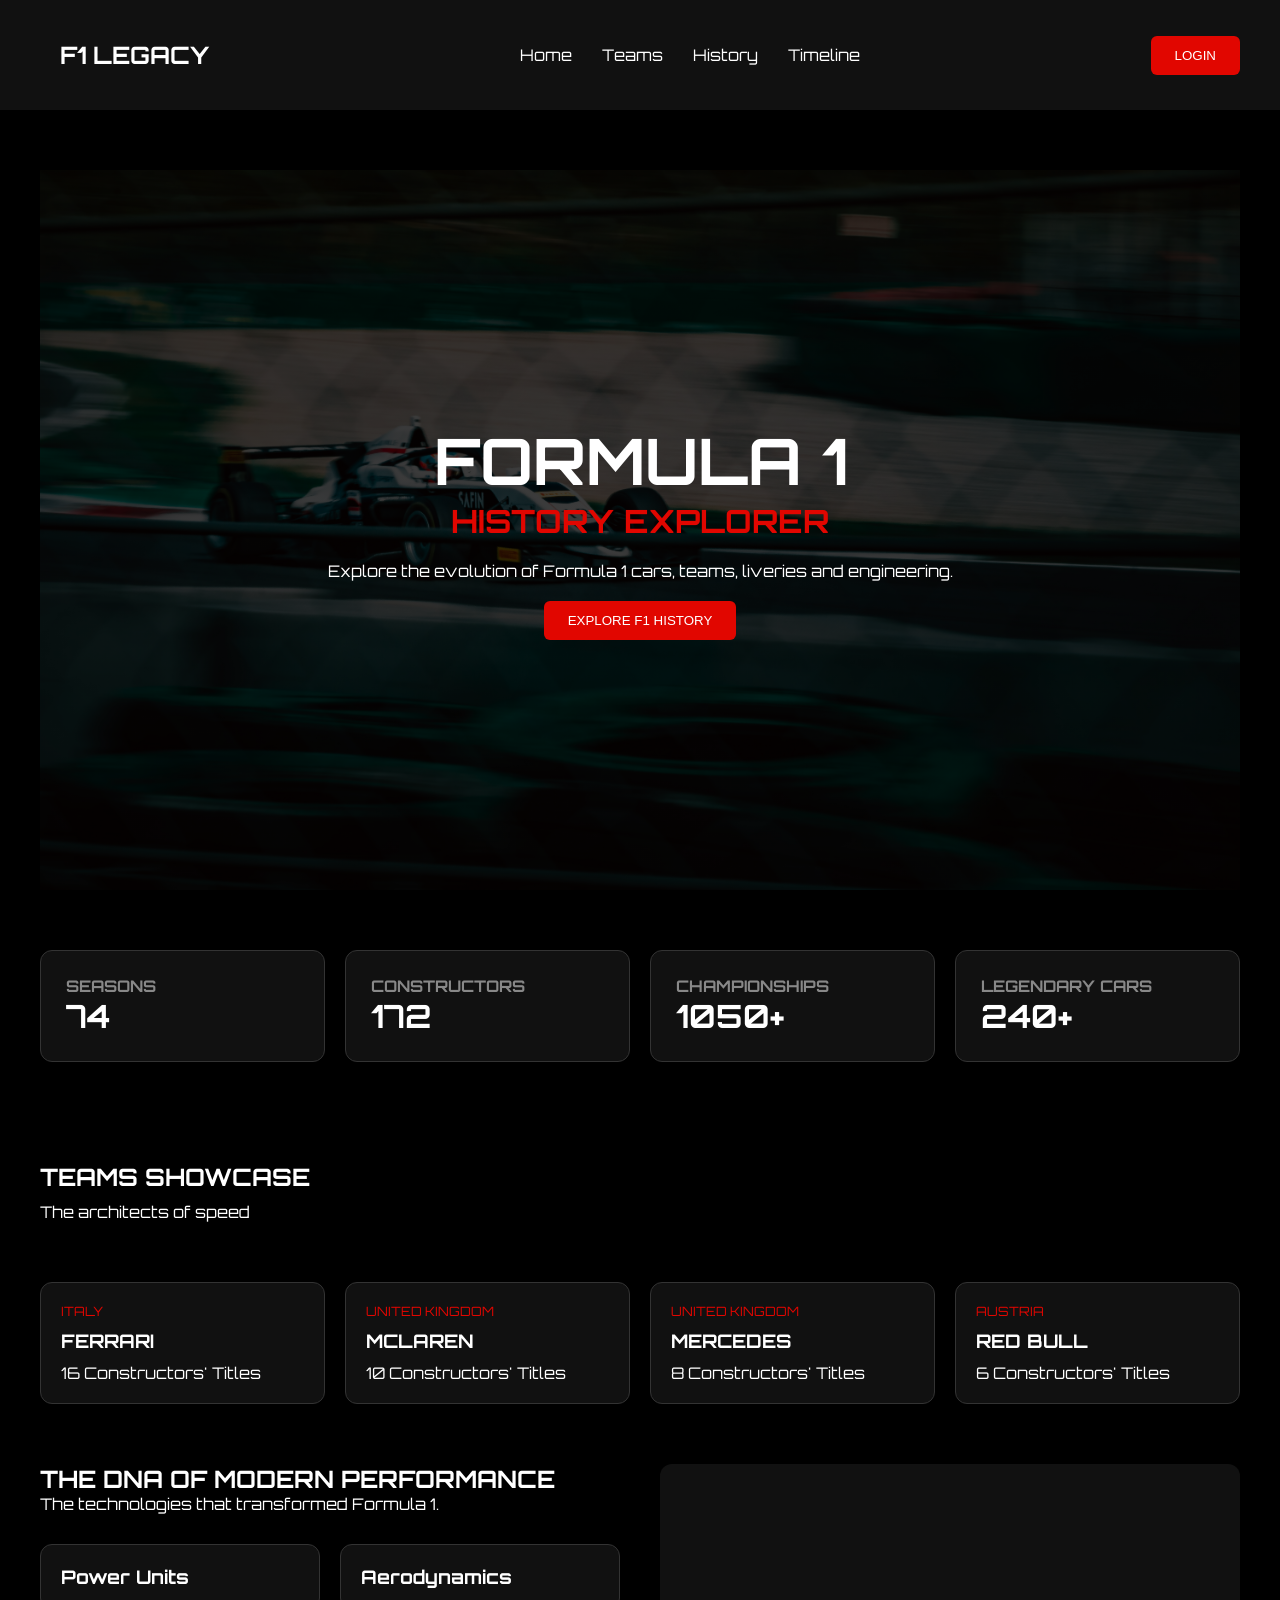
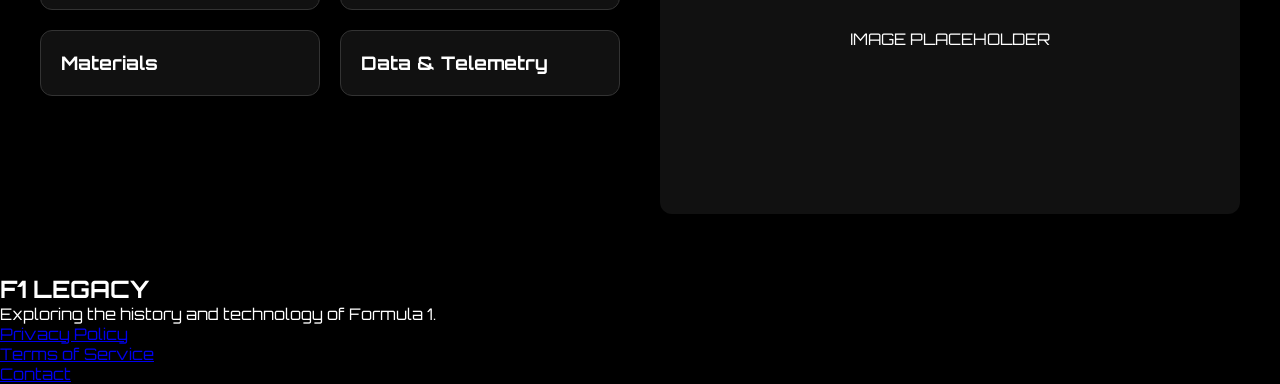
<file: index.html>
<!doctype html>

<html lang="en">
  <head>
    <meta charset="UTF-8" />
    <meta name="viewport" content="width=device-width, initial-scale=1.0" />
    <link rel="stylesheet" href="css/style.css" />
    <link
      rel="preconnect"
      href="https://fonts.googleapis.com">

      <link
      rel="preconnect"
      href="https://fonts.gstatic.com"
      crossorigin>

      <link
      href="https://fonts.googleapis.com/css2?family=Orbitron:wght@400;500;700;800&display=swap"
      rel="stylesheet">
    <title>F1 Legacy</title>
  </head>
  <body>
    <header>
      <nav>
        <h1>F1 LEGACY</h1>
        <ul>
          <li><a href="#">Home</a></li>
          <li><a href="#">Teams</a></li>
          <li><a href="#">History</a></li>
          <li><a href="timeline.html">Timeline</a></li>
        </ul>
        <button>LOGIN</button>
      </nav>
    </header>

    <main>
      <section id="hero">
        <h2>FORMULA 1</h2>

        <h3>HISTORY EXPLORER</h3>

        <p>
          Explore the evolution of Formula 1 cars, teams, liveries and
          engineering.
        </p>

        <button>EXPLORE F1 HISTORY</button>
      </section>

      <section id="stats">
        <article class="stat-card">
          <h4>SEASONS</h4>
          <p>74</p>
        </article>

        <article class="stat-card">
          <h4>CONSTRUCTORS</h4>
          <p>172</p>
        </article>

        <article class="stat-card">
          <h4>CHAMPIONSHIPS</h4>
          <p>1050+</p>
        </article>

        <article class="stat-card">
          <h4>LEGENDARY CARS</h4>
          <p>240+</p>
        </article>
      </section>

      <section id="teams">
        <div class="section-header">
          <h2>TEAMS SHOWCASE</h2>
          <p>The architects of speed</p>
        </div>

        <div class="team-grid">
          <article class="team-card">
            <p>Italy</p>
            <h3>FERRARI</h3>
            <p>16 Constructors' Titles</p>
          </article>

          <article class="team-card">
            <p>United Kingdom</p>
            <h3>MCLAREN</h3>
            <p>10 Constructors' Titles</p>
          </article>

          <article class="team-card">
            <p>United Kingdom</p>
            <h3>MERCEDES</h3>
            <p>8 Constructors' Titles</p>
          </article>

          <article class="team-card">
            <p>Austria</p>
            <h3>RED BULL</h3>
            <p>6 Constructors' Titles</p>
          </article>
        </div>
      </section>

      <section id="engineering">

          <div class="engineering-content">

              <div class="engineering-text">

                  <h2>THE DNA OF MODERN PERFORMANCE</h2>

                  <p>
                      The technologies that transformed Formula 1.
                  </p>

                  <div class="tech-grid">

                      <article class="tech-card">
                          <h3>Power Units</h3>
                      </article>

                      <article class="tech-card">
                          <h3>Aerodynamics</h3>
                      </article>

                      <article class="tech-card">
                          <h3>Materials</h3>
                      </article>

                      <article class="tech-card">
                          <h3>Data & Telemetry</h3>
                      </article>

                  </div>

              </div>

              <div class="engineering-image">

                  IMAGE PLACEHOLDER

              </div>

          </div>

      </section>
    </main>

    <footer>
      <h2>F1 LEGACY</h2>

      <p>Exploring the history and technology of Formula 1.</p>

      <ul>
        <li><a href="#">Privacy Policy</a></li>
        <li><a href="#">Terms of Service</a></li>
        <li><a href="#">Contact</a></li>
      </ul>
    </footer>
  </body>
</html>
</file>
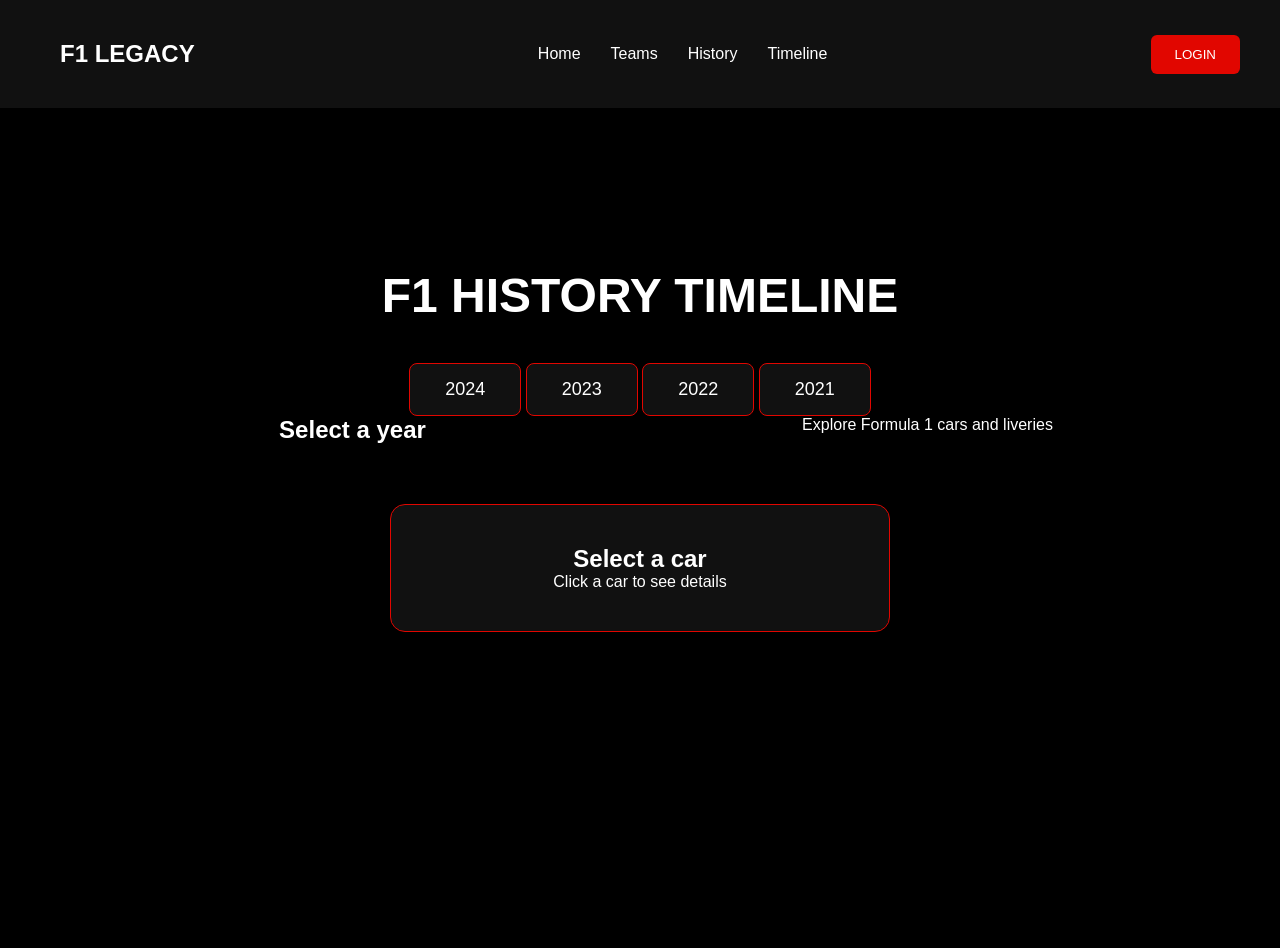
<file: timeline.html>
<!doctype html>

<html>
  <head>
    <link rel="stylesheet" href="css/style.css" />
    <link rel="stylesheet" href="css/timeline.css" />

    <title>F1 Timeline</title>
  </head>

  <body>
    <header>
      <nav>
        <h1>F1 LEGACY</h1>

        <ul>
          <li><a href="index.html">Home</a></li>

          <li><a href="#">Teams</a></li>

          <li><a href="#">History</a></li>

          <li><a href="timeline.html">Timeline</a></li>
        </ul>

        <button>LOGIN</button>
      </nav>
    </header>

    <main>
      <section id="timeline">
        <h1>F1 HISTORY TIMELINE</h1>

        <div class="years">
          <button onclick="showYear(2024)">2024</button>

          <button onclick="showYear(2023)">2023</button>

          <button onclick="showYear(2022)">2022</button>

          <button onclick="showYear(2021)">2021</button>
        </div>

        <div id="car-display">
          <h2>Select a year</h2>

          <p>Explore Formula 1 cars and liveries</p>
        </div>
        <section id="preview">
          <h2>Select a car</h2>

          <p>Click a car to see details</p>
        </section>
      </section>
    </main>
    <script src="js/timeline.js"></script>
  </body>
</html>
</file>
<file: css/style.css>
:root {
  --f1-red: #e10600;

  --bg-black: #000000;

  --card-black: #111111;

  --text-white: #ffffff;

  --text-gray: #888888;
}

* {
  margin: 0;
  padding: 0;
  box-sizing: border-box;
}

main {
  max-width: 1400px;
  margin: auto;
}

header {
  position: sticky;
  top: 0;
  z-index: 1000;
}

body {
  font-family: "Orbitron", sans-serif;

  background-color: #000000;

  color: white;
}

nav {
  display: flex;
  justify-content: space-between;
  align-items: center;

  padding: 20px 40px;

  background-color: #111111;
}

nav ul {
  display: flex;
  list-style: none;
  gap: 30px;
}

nav a {
  color: white;
  text-decoration: none;
}

button {
  padding: 12px 24px;
  border: none;
  background-color: #e10600;
  color: white;
  cursor: pointer;
  border-radius: 6px;
}

section {
  margin: 60px 40px;
}

h1 {
  margin: 20px;
}

#hero {
  min-height: 80vh;
  padding: 0 40px;

  display: flex;
  flex-direction: column;

  justify-content: center;
  align-items: center;

  text-align: center;

  background-image:
    linear-gradient(rgba(0, 0, 0, 0.75), rgba(0, 0, 0, 0.75)),
    url("../images/hero.jpg");

  background-size: cover;

  background-position: center;
}

#hero h2 {
  font-size: 4rem;
}

#hero h3 {
  font-size: 2rem;
  color: #e10600;
}

#hero p {
  margin: 20px auto;

  max-width: 700px;
}
.stat-card,
.team-card,
.tech-card {
  padding: 20px;
}

#stats {
  display: flex;
  gap: 20px;
}

.stat-card {
  background-color: #111111;
  padding: 25px;
  flex: 1;
  border: 1px solid #333;
  border-radius: 12px;
  transition: 0.3s;
}

.stat-card:hover {
  border-color: #e10600;
  transform: translateY(-5px);
}

.stat-card h4 {
  color: #888;
}

.stat-card p {
  font-size: 2rem;
  font-weight: bold;
}

#teams {
  margin-top: 100px;
  display: grid;
  gap: 20px;
}

#teams h2 {
  margin-bottom: 10px;
}

#teams > p {
  margin-bottom: 40px;
}

.section-header {
  margin-bottom: 40px;
}

.team-card {
  background-color: #111111;

  padding: 20px;

  border: 1px solid #333;

  border-radius: 12px;

  transition: 0.3s;
}

.team-card:hover {
  border-color: #e10600;
  transform: translateY(-5px);

  box-shadow: 0 10px 20px rgba(225, 6, 0, 0.15);
}

.team-grid {
  display: grid;

  grid-template-columns: repeat(4, 1fr);

  gap: 20px;
}

.team-card h3 {
  color: white;
  margin: 10px 0;
}

.team-card p:first-child {
  color: #e10600;
  font-size: 0.8rem;
  text-transform: uppercase;
}

.engineering-content {
  display: flex;
  gap: 40px;
}

.engineering-text {
  flex: 1;
}

.engineering-image {
  flex: 1;

  background-color: #111111;

  border-radius: 12px;

  min-height: 350px;

  display: flex;
  justify-content: center;
  align-items: center;
}

.tech-grid {
  display: grid;

  grid-template-columns: repeat(2, 1fr);

  gap: 20px;

  margin-top: 30px;
}

.tech-card {
  background-color: #111111;

  padding: 20px;

  border-radius: 12px;

  border: 1px solid #333;
}
</file>
<file: css/timeline.css>
#car-display {
  display: grid;

  grid-template-columns: repeat(auto-fit, minmax(250px, 1fr));

  gap: 30px;
}

.car-card {
  margin: 20px;

  background: #111;

  border: 1px solid #333;

  padding: 25px;

  border-radius: 12px;
}

#timeline {
  min-height: 80vh;

  padding: 80px 40px;

  text-align: center;
}

#timeline h1 {
  font-size: 48px;

  margin-bottom: 40px;
}

.years button {
  background: #111;

  color: white;

  border: 1px solid #e10600;

  padding: 15px 35px;

  font-size: 18px;

  border-radius: 8px;

  cursor: pointer;

  transition: 0.3s;
}

.years button:hover {
  background: #e10600;

  transform: translateY(-5px);
}

#preview {
  margin: 60px auto;

  width: 500px;

  background: #111;

  padding: 40px;

  border-radius: 15px;

  border: 1px solid #e10600;
}
</file>
